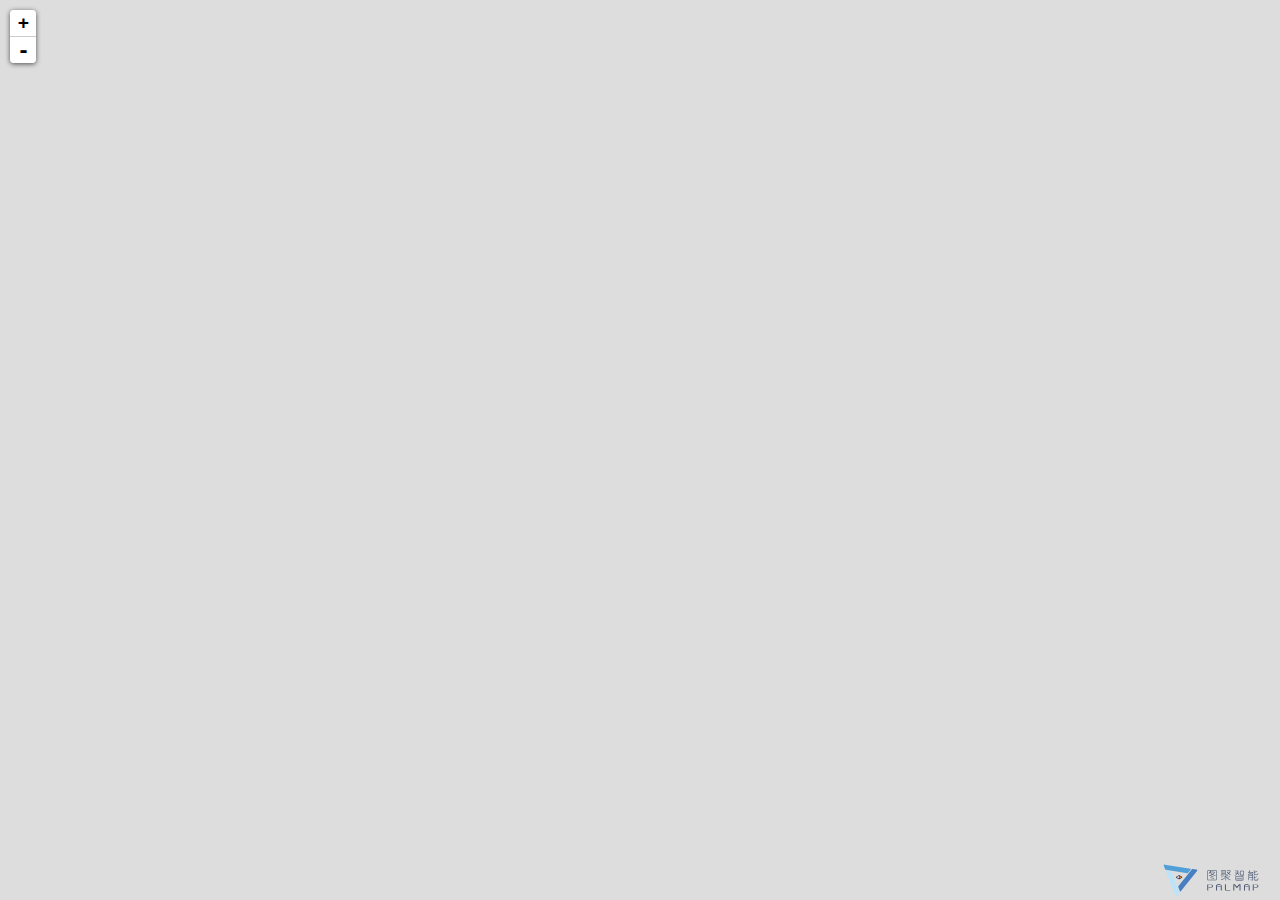
<file: map.html>
<!DOCTYPE html>
<html>
<head lang="en">
    <title>Quick Start</title>
    <meta http-equiv="content-type" content="text/html; charset=UTF-8" />
    <meta name="viewport" content="width=device-width, initial-scale=1.0 maximum-scale=1.0 user-scalable=no">
    <link rel="stylesheet" type="text/css" href="./NGR.css">
    <script src="./NGR.min.js"></script>

</head>
<body style="height: 100%; margin: 0; padding: 0;">
    <div id="map" style="width: 100%; height: 100%; margin: 0; padding: 0; position:absolute"></div>
    <script>
  
  (function () {
    window.map = new NGR.View('map', {
        appKey: "b5c9288627bd49fba1887e7e30644240"
    });
    window.res = new NGR.DataSource({
        appKey: "b5c9288627bd49fba1887e7e30644240"
    });

    window.layers = {};
    res.requestMaps().then(function (maps) {
        res.requestPOIChildren(maps.list[0].poi).then(function(floors) {
            return res.requestPlanarGraph(floors[0].id).then(function (layerInfo) {
                console.log(layerInfo);
                return NGR.IO.fetch({
                    url: './style.json',
                    onsuccess: JSON.parse
                }).then(function (style) {
                    layers.frame = NGR.featureLayer(layerInfo, {
                        layerType: 'Frame',
                        styleConfig: style
                    });
                    layers.area = NGR.featureLayer(layerInfo, {
                        layerType: 'Area',
                        styleConfig: style
                    });
                    layers.annotation = NGR.featureLayer(layerInfo.Area, {
                        layerType: 'LogoLabel',
                        styleConfig: style
                    });
                    layers.facility = NGR.featureLayer(layerInfo.Facility, {
                        layerType: 'Facility',
                        styleConfig: style
                    });

                    layers.collision = NGR.layerGroup.collision({
                        margin: 3
                    });
                    layers.collision.addLayer(layers.annotation);
                    layers.collision.addLayer(layers.facility);

                    map.addLayer(layers.frame);
                    map.addLayer(layers.area);
                    map.addLayer(layers.collision);

                    map.render();
                }).fail(function (e) {
                    return console.error(e, e.stack);
                });
            }).fail(function (e) {
                return console.error(e, e.stack);
            });
        }).fail(function (e) {
            return console.error(e, e.stack);
        });
    }).fail(function (e) {
        return console.error(e, e.stack);
    });
}).call(this);

  
  
  </script>
</body>
</html>
</file>
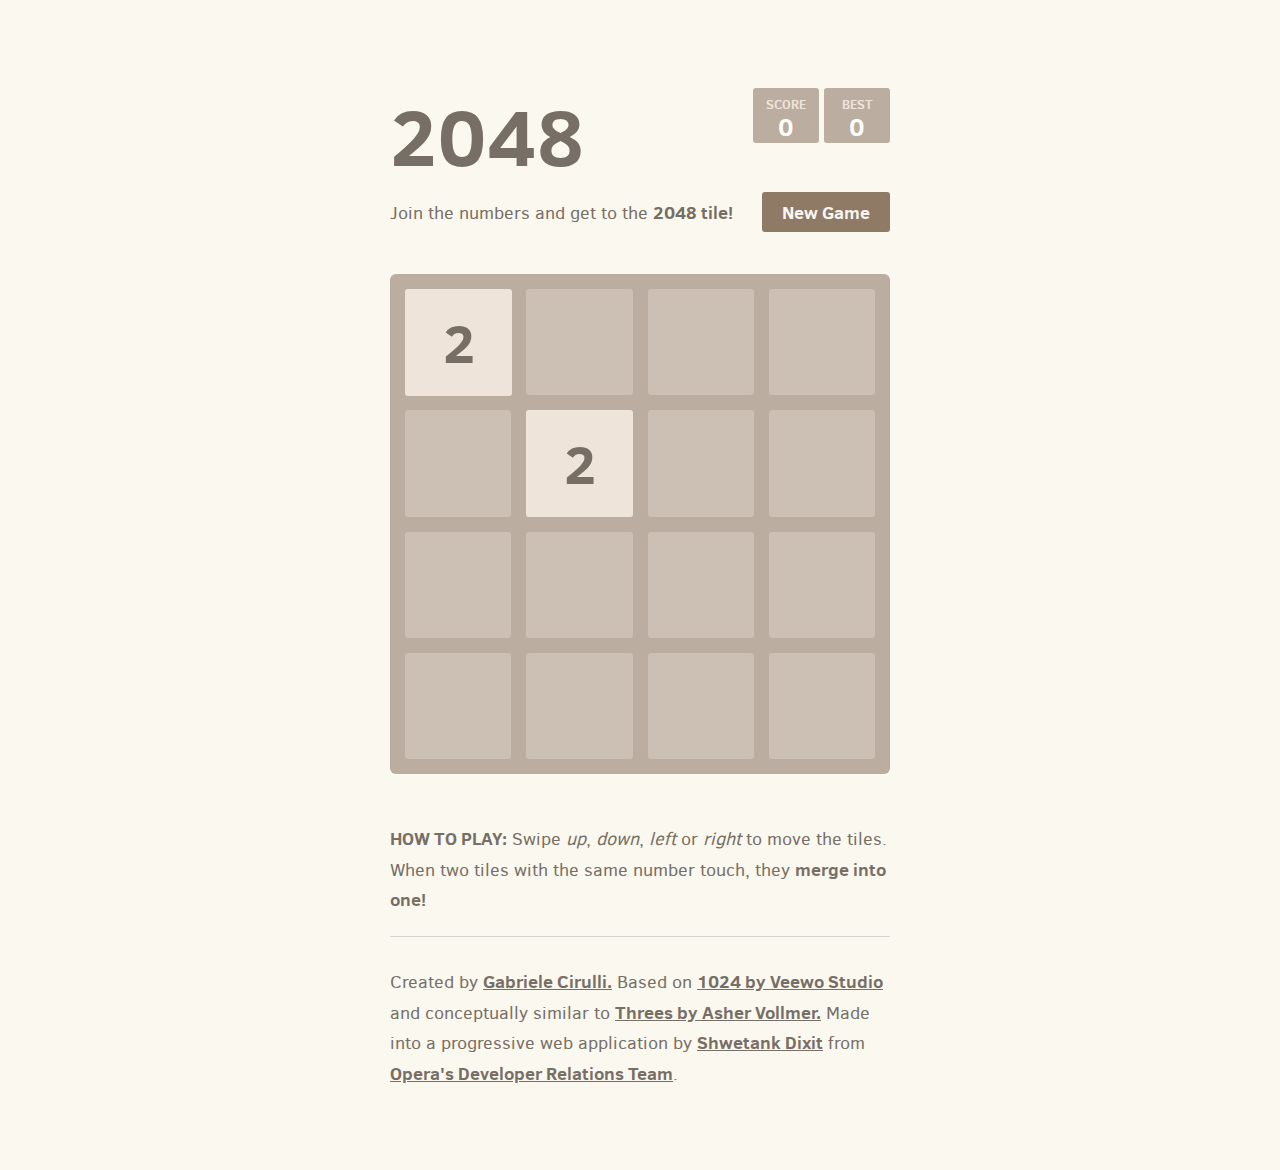
<file: 2048/2048.html>
<!DOCTYPE html>
<!-- saved from url=(0032)https://2048-opera-pwa.surge.sh/ -->
<html><head><meta http-equiv="Content-Type" content="text/html; charset=UTF-8">
  
  <title>2048</title>

  <link href="./style/main.css" rel="stylesheet" type="text/css">
  <meta name="apple-mobile-web-app-capable" content="yes">
  <meta name="apple-mobile-web-app-status-bar-style" content="black">

  <meta name="HandheldFriendly" content="True">
  <meta name="MobileOptimized" content="320">
  <meta name="viewport" content="width=device-width, target-densitydpi=160dpi, initial-scale=1.0, maximum-scale=1, user-scalable=no, minimal-ui">

  <link rel="manifest" href="https://2048-opera-pwa.surge.sh/2048/manifest.json">
</head>
<body>
  <div class="container">
    <div class="heading">
      <h1 class="title">2048</h1>
      <div class="scores-container">
        <div class="score-container">0</div>
        <div class="best-container">0</div>
      </div>
    </div>

    <div class="above-game">
      <p class="game-intro">Join the numbers and get to the <strong>2048 tile!</strong></p>
      <a class="restart-button">New Game</a>
    </div>

    <div class="game-container">
      <div class="game-message">
        <p></p>
        <div class="lower">
	        <a class="keep-playing-button">Keep going</a>
          <a class="retry-button">Try again</a>
        </div>
      </div>

      <div class="grid-container">
        <div class="grid-row">
          <div class="grid-cell"></div>
          <div class="grid-cell"></div>
          <div class="grid-cell"></div>
          <div class="grid-cell"></div>
        </div>
        <div class="grid-row">
          <div class="grid-cell"></div>
          <div class="grid-cell"></div>
          <div class="grid-cell"></div>
          <div class="grid-cell"></div>
        </div>
        <div class="grid-row">
          <div class="grid-cell"></div>
          <div class="grid-cell"></div>
          <div class="grid-cell"></div>
          <div class="grid-cell"></div>
        </div>
        <div class="grid-row">
          <div class="grid-cell"></div>
          <div class="grid-cell"></div>
          <div class="grid-cell"></div>
          <div class="grid-cell"></div>
        </div>
      </div>

      <div class="tile-container"><div class="tile tile-2 tile-position-1-1 tile-new"><div class="tile-inner">2</div></div><div class="tile tile-2 tile-position-4-4 tile-new"><div class="tile-inner">2</div></div></div>
    </div>

    <p class="game-explanation">
      <strong class="important">How to play:</strong> Swipe <em>up</em>, <em>down</em>, <em>left</em> or <em>right</em> to move the tiles. When two tiles with the same number touch, they <strong>merge into one!</strong>
    </p>
    <hr>
    <p>
    Created by <a href="http://gabrielecirulli.com/" target="_blank">Gabriele Cirulli.</a> Based on <a href="https://itunes.apple.com/us/app/1024!/id823499224" target="_blank">1024 by Veewo Studio</a> and conceptually similar to <a href="http://asherv.com/threes/" target="_blank">Threes by Asher Vollmer.</a> Made into a progressive web application by <a href="https://twitter.com/shwetank">Shwetank Dixit</a> from <a href="https://twitter.com/odevrel">Opera's Developer Relations Team</a>.
    </p>
  </div>
  <script src="./service_worker_check.js"></script>
  <script src="./service_worker_main.js"></script>
  <script src="./js/bind_polyfill.js"></script>
  <script src="./js/classlist_polyfill.js"></script>
  <script src="./js/animframe_polyfill.js"></script>
  <script src="./js/keyboard_input_manager.js"></script>
  <script src="./js/html_actuator.js"></script>
  <script src="./js/grid.js"></script>
  <script src="./js/tile.js"></script>
  <script src="./js/local_storage_manager.js"></script>
  <script src="./js/game_manager.js"></script>
  <script src="./js/application.js"></script>


</body></html>
</file>
<file: NGR.css>
/* required styles */

.ngr-map-pane,
.ngr-tile,
.ngr-marker-icon,
.ngr-marker-shadow,
.ngr-tile-pane,
.ngr-tile-container,
.ngr-overlay-pane,
.ngr-shadow-pane,
.ngr-marker-pane,
.ngr-popup-pane,
.ngr-overlay-pane svg,
.ngr-zoom-box,
.ngr-image-layer,
.ngr-layer {
	position: absolute;
	left: 0;
	top: 0;
	}
.ngr-container {
	overflow: hidden;
	-ms-touch-action: none;
	}
.ngr-tile,
.ngr-marker-icon,
.ngr-marker-shadow {
	-webkit-user-select: none;
	   -moz-user-select: none;
	        user-select: none;
	-webkit-user-drag: none;
	}
.ngr-marker-icon,
.ngr-marker-shadow {
	display: block;
	}
/* map is broken in FF if you have max-width: 100% on tiles */
.ngr-container img {
	max-width: none !important;
	}
/* stupid Android 2 doesn't understand "max-width: none" properly */
.ngr-container img.ngr-image-layer {
	max-width: 15000px !important;
	}
.ngr-tile {
	filter: inherit;
	visibility: hidden;
	}
.ngr-tile-loaded {
	visibility: inherit;
	}
.ngr-zoom-box {
	width: 0;
	height: 0;
	}
/* workaround for https://bugzilla.mozilla.org/show_bug.cgi?id=888319 */
.ngr-overlay-pane svg {
	-moz-user-select: none;
	}

.ngr-tile-pane    { z-index: 2; }
.ngr-objects-pane { z-index: 3; }
.ngr-overlay-pane { z-index: 4; }
.ngr-shadow-pane  { z-index: 5; }
.ngr-marker-pane  { z-index: 6; }
.ngr-popup-pane   { z-index: 7; }

.ngr-vml-shape {
	width: 1px;
	height: 1px;
	}
.lvml {
	behavior: url(#default#VML);
	display: inline-block;
	position: absolute;
	}


/* control positioning */

.ngr-control {
	position: relative;
	z-index: 7;
	pointer-events: auto;
	}
.ngr-top,
.ngr-bottom {
	position: absolute;
	z-index: 1000;
	pointer-events: none;
	}
.ngr-top {
	top: 0;
	}
.ngr-right {
	right: 0;
	}
.ngr-bottom {
	bottom: 0;
	}
.ngr-left {
	left: 0;
	}
.ngr-control {
	float: left;
	clear: both;
	}
.ngr-right .ngr-control {
	float: right;
	}
.ngr-top .ngr-control {
	margin-top: 10px;
	}
.ngr-bottom .ngr-control {
	margin-bottom: 10px;
	}
.ngr-left .ngr-control {
	margin-left: 10px;
	}
.ngr-right .ngr-control {
	margin-right: 10px;
	}


/* zoom and fade animations */

.ngr-fade-anim .ngr-tile,
.ngr-fade-anim .ngr-popup {
	opacity: 0;
	-webkit-transition: opacity 0.2s linear;
	   -moz-transition: opacity 0.2s linear;
	     -o-transition: opacity 0.2s linear;
	        transition: opacity 0.2s linear;
	}
.ngr-fade-anim .ngr-tile-loaded,
.ngr-fade-anim .ngr-map-pane .ngr-popup {
	opacity: 1;
	}

.ngr-zoom-anim .ngr-zoom-animated {
	-webkit-transition: -webkit-transform 0.25s cubic-bezier(0,0,0.25,1);
	   -moz-transition:    -moz-transform 0.25s cubic-bezier(0,0,0.25,1);
	     -o-transition:      -o-transform 0.25s cubic-bezier(0,0,0.25,1);
	        transition:         transform 0.25s cubic-bezier(0,0,0.25,1);
	}
.ngr-zoom-anim .ngr-tile,
.ngr-pan-anim .ngr-tile,
.ngr-touching .ngr-zoom-animated {
	-webkit-transition: none;
	   -moz-transition: none;
	     -o-transition: none;
	        transition: none;
	}

.ngr-zoom-anim .ngr-zoom-hide {
	visibility: hidden;
	}


/* cursors */

.ngr-clickable {
	cursor: pointer;
	}
.ngr-container {
	cursor: -webkit-grab;
	cursor:    -moz-grab;
	}
.ngr-popup-pane,
.ngr-control {
	cursor: auto;
	}
.ngr-dragging .ngr-container,
.ngr-dragging .ngr-clickable {
	cursor: move;
	cursor: -webkit-grabbing;
	cursor:    -moz-grabbing;
	}


/* visual tweaks */

.ngr-container {
	background: #ddd;
	outline: 0;
	}
.ngr-container a {
	color: #0078A8;
	}
.ngr-container a.ngr-active {
	outline: 2px solid orange;
	}
.ngr-zoom-box {
	border: 2px dotted #38f;
	background: rgba(255,255,255,0.5);
	}


/* general typography */
.ngr-container {
	font: 12px/1.5 "Helvetica Neue", Arial, Helvetica, sans-serif;
	}


/* general toolbar styles */

.ngr-bar {
	box-shadow: 0 1px 5px rgba(0,0,0,0.65);
	border-radius: 4px;
	}
.ngr-bar a,
.ngr-bar a:hover {
	background-color: #fff;
	border-bottom: 1px solid #ccc;
	width: 26px;
	height: 26px;
	line-height: 26px;
	display: block;
	text-align: center;
	text-decoration: none;
	color: black;
	}
.ngr-bar a,
.ngr-control-layers-toggle {
	background-position: 50% 50%;
	background-repeat: no-repeat;
	display: block;
	}
.ngr-bar a:hover {
	background-color: #f4f4f4;
	}
.ngr-bar a:first-child {
	border-top-left-radius: 4px;
	border-top-right-radius: 4px;
	}
.ngr-bar a:last-child {
	border-bottom-left-radius: 4px;
	border-bottom-right-radius: 4px;
	border-bottom: none;
	}
.ngr-bar a.ngr-disabled {
	cursor: default;
	background-color: #f4f4f4;
	color: #bbb;
	}

.ngr-touch .ngr-bar a {
	width: 30px;
	height: 30px;
	line-height: 30px;
	}


/* zoom control */

.ngr-control-zoom-in,
.ngr-control-zoom-out {
	font: bold 18px 'Lucida Console', Monaco, monospace;
	text-indent: 1px;
	}
.ngr-control-zoom-out {
	font-size: 20px;
	}

.ngr-touch .ngr-control-zoom-in {
	font-size: 22px;
	}
.ngr-touch .ngr-control-zoom-out {
	font-size: 24px;
	}


/* layers control */

.ngr-control-layers {
	box-shadow: 0 1px 5px rgba(0,0,0,0.4);
	background: #fff;
	border-radius: 5px;
	}
.ngr-control-layers-toggle {
	background-image: url(images/layers.png);
	width: 36px;
	height: 36px;
	}
.ngr-retina .ngr-control-layers-toggle {
	background-image: url(images/layers-2x.png);
	background-size: 26px 26px;
	}
.ngr-touch .ngr-control-layers-toggle {
	width: 44px;
	height: 44px;
	}
.ngr-control-layers .ngr-control-layers-list,
.ngr-control-layers-expanded .ngr-control-layers-toggle {
	display: none;
	}
.ngr-control-layers-expanded .ngr-control-layers-list {
	display: block;
	position: relative;
	}
.ngr-control-layers-expanded {
	padding: 6px 10px 6px 6px;
	color: #333;
	background: #fff;
	}
.ngr-control-layers-selector {
	margin-top: 2px;
	position: relative;
	top: 1px;
	}
.ngr-control-layers label {
	display: block;
	}
.ngr-control-layers-separator {
	height: 0;
	border-top: 1px solid #ddd;
	margin: 5px -10px 5px -6px;
	}


/* attribution and scale controls */

.ngr-container .ngr-control-attribution {
	/*background: #fff;*/
	/*background: rgba(255, 255, 255, 0.7);*/
	margin: 0;
	}
.ngr-control-attribution,
.ngr-control-scale-line {
	padding: 0 5px;
	color: #333;
	}
.ngr-control-attribution a {
	text-decoration: none;
	}
.ngr-control-attribution a:hover {
	text-decoration: underline;
	}
.ngr-container .ngr-control-attribution,
.ngr-container .ngr-control-scale {
	font-size: 11px;
	}
.ngr-left .ngr-control-scale {
	margin-left: 5px;
	}
.ngr-bottom .ngr-control-scale {
	margin-bottom: 5px;
	}
.ngr-control-scale-line {
	border: 2px solid #777;
	border-top: none;
	line-height: 1.1;
	padding: 2px 5px 1px;
	font-size: 11px;
	text-align: center;
	white-space: nowrap;
	overflow: hidden;
	-moz-box-sizing: content-box;
	     box-sizing: content-box;

	background: #fff;
	background: rgba(255, 255, 255, 0.5);
	}
.ngr-control-scale-line:not(:first-child) {
	border-top: 2px solid #777;
	border-bottom: none;
	margin-top: -2px;
	}
.ngr-control-scale-line:not(:first-child):not(:last-child) {
	border-bottom: 2px solid #777;
	}

.ngr-touch .ngr-control-attribution,
.ngr-touch .ngr-control-layers,
.ngr-touch .ngr-bar {
	box-shadow: none;
	}
.ngr-touch .ngr-control-layers,
.ngr-touch .ngr-bar {
	border: 2px solid rgba(0,0,0,0.2);
	background-clip: padding-box;
	}


/* popup */

.ngr-popup {
	position: absolute;
	text-align: center;
	}
.ngr-popup-content-wrapper {
	padding: 1px;
	text-align: left;
	border-radius: 12px;
	}
.ngr-popup-content {
	margin: 13px 19px;
	line-height: 1.4;
	}
.ngr-popup-content p {
	margin: 18px 0;
	}
.ngr-popup-tip-container {
	margin: 0 auto;
	width: 40px;
	height: 20px;
	position: relative;
	overflow: hidden;
	}
.ngr-popup-tip {
	width: 17px;
	height: 17px;
	padding: 1px;

	margin: -10px auto 0;

	-webkit-transform: rotate(45deg);
	   -moz-transform: rotate(45deg);
	    -ms-transform: rotate(45deg);
	     -o-transform: rotate(45deg);
	        transform: rotate(45deg);
	}
.ngr-popup-content-wrapper,
.ngr-popup-tip {
	background: white;

	box-shadow: 0 3px 14px rgba(0,0,0,0.4);
	}
.ngr-container a.ngr-popup-close-button {
	position: absolute;
	top: 0;
	right: 0;
	padding: 4px 4px 0 0;
	text-align: center;
	width: 18px;
	height: 14px;
	font: 16px/14px Tahoma, Verdana, sans-serif;
	color: #c3c3c3;
	text-decoration: none;
	font-weight: bold;
	background: transparent;
	}
.ngr-container a.ngr-popup-close-button:hover {
	color: #999;
	}
.ngr-popup-scrolled {
	overflow: auto;
	border-bottom: 1px solid #ddd;
	border-top: 1px solid #ddd;
	}

.ngr-oldie .ngr-popup-content-wrapper {
	zoom: 1;
	}
.ngr-oldie .ngr-popup-tip {
	width: 24px;
	margin: 0 auto;

	-ms-filter: "progid:DXImageTransform.Microsoft.Matrix(M11=0.70710678, M12=0.70710678, M21=-0.70710678, M22=0.70710678)";
	filter: progid:DXImageTransform.Microsoft.Matrix(M11=0.70710678, M12=0.70710678, M21=-0.70710678, M22=0.70710678);
	}
.ngr-oldie .ngr-popup-tip-container {
	margin-top: -1px;
	}

.ngr-oldie .ngr-control-zoom,
.ngr-oldie .ngr-control-layers,
.ngr-oldie .ngr-popup-content-wrapper,
.ngr-oldie .ngr-popup-tip {
	border: 1px solid #999;
	}


/* div icon */

.ngr-div-icon {
	background: #fff;
	border: 1px solid #666;
	}


/* location icon */

.ngr-trackBall {
    border: 1px solid rgba(82, 168, 236, 0.2);
    border-radius: 50%;
}

.ngr-trackBall.ngr-halo:not(.ngr-gray) {
    animation: ngr-wave 2s infinite;
    -webkit-animation: ngr-wave 2s infinite;
    box-shadow: rgba(82, 168, 236, .6) 0 0 5px inset, rgba(82, 168, 236, .6) 0 0 8px;
}

@keyframes ngr-wave {
    0% {
        padding: 0;
    }
    100% {
        padding: 40px;
        margin-top: -50px;
        margin-left: -50px;
    }
}

@-webkit-keyframes ngr-wave {
    0% {
        padding: 0;
    }
    100% {
        padding: 40px;
        margin-top: -50px;
        margin-left: -50px;
    }
}

.ngr-gray {
    -webkit-filter: grayscale(100%);
    -moz-filter: grayscale(100%);
    -ms-filter: grayscale(100%);
    -o-filter: grayscale(100%);

    filter: grayscale(100%);

    filter: gray;
}


/* Palmap+ SDK CSS */

.ngr-floor-switcher > .selected,
.ngr-floor-switcher > .selected:hover {
    background-color: #dddddd;
}

.ngr-floor-switcher.disabled::before {
    top: 0;
    left: 0;
    content: '';
    width: 100%;
    height: 100%;
    border-radius: 4px;
    position: absolute;
    background: rgba(0, 0, 0, .2);
}
</file>
<file: 2048/style/main.css>
@import url(fonts/clear-sans.css);
html, body {
  margin: 0;
  padding: 0;
  background: #faf8ef;
  color: #776e65;
  font-family: "Clear Sans", "Helvetica Neue", Arial, sans-serif;
  font-size: 18px; }

body {
  margin: 80px 0; }

.heading:after {
  content: "";
  display: block;
  clear: both; }

h1.title {
  font-size: 80px;
  font-weight: bold;
  margin: 0;
  display: block;
  float: left; }

@-webkit-keyframes move-up {
  0% {
    top: 25px;
    opacity: 1; }

  100% {
    top: -50px;
    opacity: 0; } }
@-moz-keyframes move-up {
  0% {
    top: 25px;
    opacity: 1; }

  100% {
    top: -50px;
    opacity: 0; } }
@keyframes move-up {
  0% {
    top: 25px;
    opacity: 1; }

  100% {
    top: -50px;
    opacity: 0; } }
.scores-container {
  float: right;
  text-align: right; }

.score-container, .best-container {
  position: relative;
  display: inline-block;
  background: #bbada0;
  padding: 15px 25px;
  font-size: 25px;
  height: 25px;
  line-height: 47px;
  font-weight: bold;
  border-radius: 3px;
  color: white;
  margin-top: 8px;
  text-align: center; }
  .score-container:after, .best-container:after {
    position: absolute;
    width: 100%;
    top: 10px;
    left: 0;
    text-transform: uppercase;
    font-size: 13px;
    line-height: 13px;
    text-align: center;
    color: #eee4da; }
  .score-container .score-addition, .best-container .score-addition {
    position: absolute;
    right: 30px;
    color: red;
    font-size: 25px;
    line-height: 25px;
    font-weight: bold;
    color: rgba(119, 110, 101, 0.9);
    z-index: 100;
    -webkit-animation: move-up 600ms ease-in;
    -moz-animation: move-up 600ms ease-in;
    animation: move-up 600ms ease-in;
    -webkit-animation-fill-mode: both;
    -moz-animation-fill-mode: both;
    animation-fill-mode: both; }

.score-container:after {
  content: "Score"; }

.best-container:after {
  content: "Best"; }

p {
  margin-top: 0;
  margin-bottom: 10px;
  line-height: 1.65; }

a {
  color: #776e65;
  font-weight: bold;
  text-decoration: underline;
  cursor: pointer; }

strong.important {
  text-transform: uppercase; }

hr {
  border: none;
  border-bottom: 1px solid #d8d4d0;
  margin-top: 20px;
  margin-bottom: 30px; }

.container {
  width: 500px;
  margin: 0 auto; }

@-webkit-keyframes fade-in {
  0% {
    opacity: 0; }

  100% {
    opacity: 1; } }
@-moz-keyframes fade-in {
  0% {
    opacity: 0; }

  100% {
    opacity: 1; } }
@keyframes fade-in {
  0% {
    opacity: 0; }

  100% {
    opacity: 1; } }
.game-container {
  margin-top: 40px;
  position: relative;
  padding: 15px;
  cursor: default;
  -webkit-touch-callout: none;
  -ms-touch-callout: none;
  -webkit-user-select: none;
  -moz-user-select: none;
  -ms-user-select: none;
  -ms-touch-action: none;
  touch-action: none;
  background: #bbada0;
  border-radius: 6px;
  width: 500px;
  height: 500px;
  -webkit-box-sizing: border-box;
  -moz-box-sizing: border-box;
  box-sizing: border-box; }
  .game-container .game-message {
    display: none;
    position: absolute;
    top: 0;
    right: 0;
    bottom: 0;
    left: 0;
    background: rgba(238, 228, 218, 0.5);
    z-index: 100;
    text-align: center;
    -webkit-animation: fade-in 800ms ease 1200ms;
    -moz-animation: fade-in 800ms ease 1200ms;
    animation: fade-in 800ms ease 1200ms;
    -webkit-animation-fill-mode: both;
    -moz-animation-fill-mode: both;
    animation-fill-mode: both; }
    .game-container .game-message p {
      font-size: 60px;
      font-weight: bold;
      height: 60px;
      line-height: 60px;
      margin-top: 222px; }
    .game-container .game-message .lower {
      display: block;
      margin-top: 59px; }
    .game-container .game-message a {
      display: inline-block;
      background: #8f7a66;
      border-radius: 3px;
      padding: 0 20px;
      text-decoration: none;
      color: #f9f6f2;
      height: 40px;
      line-height: 42px;
      margin-left: 9px; }
      .game-container .game-message a.keep-playing-button {
        display: none; }
    .game-container .game-message.game-won {
      background: rgba(237, 194, 46, 0.5);
      color: #f9f6f2; }
      .game-container .game-message.game-won a.keep-playing-button {
        display: inline-block; }
    .game-container .game-message.game-won, .game-container .game-message.game-over {
      display: block; }

.grid-container {
  position: absolute;
  z-index: 1; }

.grid-row {
  margin-bottom: 15px; }
  .grid-row:last-child {
    margin-bottom: 0; }
  .grid-row:after {
    content: "";
    display: block;
    clear: both; }

.grid-cell {
  width: 106.25px;
  height: 106.25px;
  margin-right: 15px;
  float: left;
  border-radius: 3px;
  background: rgba(238, 228, 218, 0.35); }
  .grid-cell:last-child {
    margin-right: 0; }

.tile-container {
  position: absolute;
  z-index: 2; }

.tile, .tile .tile-inner {
  width: 107px;
  height: 107px;
  line-height: 107px; }
.tile.tile-position-1-1 {
  -webkit-transform: translate(0px, 0px);
  -moz-transform: translate(0px, 0px);
  -ms-transform: translate(0px, 0px);
  transform: translate(0px, 0px); }
.tile.tile-position-1-2 {
  -webkit-transform: translate(0px, 121px);
  -moz-transform: translate(0px, 121px);
  -ms-transform: translate(0px, 121px);
  transform: translate(0px, 121px); }
.tile.tile-position-1-3 {
  -webkit-transform: translate(0px, 242px);
  -moz-transform: translate(0px, 242px);
  -ms-transform: translate(0px, 242px);
  transform: translate(0px, 242px); }
.tile.tile-position-1-4 {
  -webkit-transform: translate(0px, 363px);
  -moz-transform: translate(0px, 363px);
  -ms-transform: translate(0px, 363px);
  transform: translate(0px, 363px); }
.tile.tile-position-2-1 {
  -webkit-transform: translate(121px, 0px);
  -moz-transform: translate(121px, 0px);
  -ms-transform: translate(121px, 0px);
  transform: translate(121px, 0px); }
.tile.tile-position-2-2 {
  -webkit-transform: translate(121px, 121px);
  -moz-transform: translate(121px, 121px);
  -ms-transform: translate(121px, 121px);
  transform: translate(121px, 121px); }
.tile.tile-position-2-3 {
  -webkit-transform: translate(121px, 242px);
  -moz-transform: translate(121px, 242px);
  -ms-transform: translate(121px, 242px);
  transform: translate(121px, 242px); }
.tile.tile-position-2-4 {
  -webkit-transform: translate(121px, 363px);
  -moz-transform: translate(121px, 363px);
  -ms-transform: translate(121px, 363px);
  transform: translate(121px, 363px); }
.tile.tile-position-3-1 {
  -webkit-transform: translate(242px, 0px);
  -moz-transform: translate(242px, 0px);
  -ms-transform: translate(242px, 0px);
  transform: translate(242px, 0px); }
.tile.tile-position-3-2 {
  -webkit-transform: translate(242px, 121px);
  -moz-transform: translate(242px, 121px);
  -ms-transform: translate(242px, 121px);
  transform: translate(242px, 121px); }
.tile.tile-position-3-3 {
  -webkit-transform: translate(242px, 242px);
  -moz-transform: translate(242px, 242px);
  -ms-transform: translate(242px, 242px);
  transform: translate(242px, 242px); }
.tile.tile-position-3-4 {
  -webkit-transform: translate(242px, 363px);
  -moz-transform: translate(242px, 363px);
  -ms-transform: translate(242px, 363px);
  transform: translate(242px, 363px); }
.tile.tile-position-4-1 {
  -webkit-transform: translate(363px, 0px);
  -moz-transform: translate(363px, 0px);
  -ms-transform: translate(363px, 0px);
  transform: translate(363px, 0px); }
.tile.tile-position-4-2 {
  -webkit-transform: translate(363px, 121px);
  -moz-transform: translate(363px, 121px);
  -ms-transform: translate(363px, 121px);
  transform: translate(363px, 121px); }
.tile.tile-position-4-3 {
  -webkit-transform: translate(363px, 242px);
  -moz-transform: translate(363px, 242px);
  -ms-transform: translate(363px, 242px);
  transform: translate(363px, 242px); }
.tile.tile-position-4-4 {
  -webkit-transform: translate(363px, 363px);
  -moz-transform: translate(363px, 363px);
  -ms-transform: translate(363px, 363px);
  transform: translate(363px, 363px); }

.tile {
  position: absolute;
  -webkit-transition: 100ms ease-in-out;
  -moz-transition: 100ms ease-in-out;
  transition: 100ms ease-in-out;
  -webkit-transition-property: -webkit-transform;
  -moz-transition-property: -moz-transform;
  transition-property: transform; }
  .tile .tile-inner {
    border-radius: 3px;
    background: #eee4da;
    text-align: center;
    font-weight: bold;
    z-index: 10;
    font-size: 55px; }
  .tile.tile-2 .tile-inner {
    background: #eee4da;
    box-shadow: 0 0 30px 10px rgba(243, 215, 116, 0), inset 0 0 0 1px rgba(255, 255, 255, 0); }
  .tile.tile-4 .tile-inner {
    background: #ede0c8;
    box-shadow: 0 0 30px 10px rgba(243, 215, 116, 0), inset 0 0 0 1px rgba(255, 255, 255, 0); }
  .tile.tile-8 .tile-inner {
    color: #f9f6f2;
    background: #f2b179; }
  .tile.tile-16 .tile-inner {
    color: #f9f6f2;
    background: #f59563; }
  .tile.tile-32 .tile-inner {
    color: #f9f6f2;
    background: #f67c5f; }
  .tile.tile-64 .tile-inner {
    color: #f9f6f2;
    background: #f65e3b; }
  .tile.tile-128 .tile-inner {
    color: #f9f6f2;
    background: #edcf72;
    box-shadow: 0 0 30px 10px rgba(243, 215, 116, 0.2381), inset 0 0 0 1px rgba(255, 255, 255, 0.14286);
    font-size: 45px; }
    @media screen and (max-width: 520px) {
      .tile.tile-128 .tile-inner {
        font-size: 25px; } }
  .tile.tile-256 .tile-inner {
    color: #f9f6f2;
    background: #edcc61;
    box-shadow: 0 0 30px 10px rgba(243, 215, 116, 0.31746), inset 0 0 0 1px rgba(255, 255, 255, 0.19048);
    font-size: 45px; }
    @media screen and (max-width: 520px) {
      .tile.tile-256 .tile-inner {
        font-size: 25px; } }
  .tile.tile-512 .tile-inner {
    color: #f9f6f2;
    background: #edc850;
    box-shadow: 0 0 30px 10px rgba(243, 215, 116, 0.39683), inset 0 0 0 1px rgba(255, 255, 255, 0.2381);
    font-size: 45px; }
    @media screen and (max-width: 520px) {
      .tile.tile-512 .tile-inner {
        font-size: 25px; } }
  .tile.tile-1024 .tile-inner {
    color: #f9f6f2;
    background: #edc53f;
    box-shadow: 0 0 30px 10px rgba(243, 215, 116, 0.47619), inset 0 0 0 1px rgba(255, 255, 255, 0.28571);
    font-size: 35px; }
    @media screen and (max-width: 520px) {
      .tile.tile-1024 .tile-inner {
        font-size: 15px; } }
  .tile.tile-2048 .tile-inner {
    color: #f9f6f2;
    background: #edc22e;
    box-shadow: 0 0 30px 10px rgba(243, 215, 116, 0.55556), inset 0 0 0 1px rgba(255, 255, 255, 0.33333);
    font-size: 35px; }
    @media screen and (max-width: 520px) {
      .tile.tile-2048 .tile-inner {
        font-size: 15px; } }
  .tile.tile-super .tile-inner {
    color: #f9f6f2;
    background: #3c3a32;
    font-size: 30px; }
    @media screen and (max-width: 520px) {
      .tile.tile-super .tile-inner {
        font-size: 10px; } }

@-webkit-keyframes appear {
  0% {
    opacity: 0;
    -webkit-transform: scale(0);
    -moz-transform: scale(0);
    -ms-transform: scale(0);
    transform: scale(0); }

  100% {
    opacity: 1;
    -webkit-transform: scale(1);
    -moz-transform: scale(1);
    -ms-transform: scale(1);
    transform: scale(1); } }
@-moz-keyframes appear {
  0% {
    opacity: 0;
    -webkit-transform: scale(0);
    -moz-transform: scale(0);
    -ms-transform: scale(0);
    transform: scale(0); }

  100% {
    opacity: 1;
    -webkit-transform: scale(1);
    -moz-transform: scale(1);
    -ms-transform: scale(1);
    transform: scale(1); } }
@keyframes appear {
  0% {
    opacity: 0;
    -webkit-transform: scale(0);
    -moz-transform: scale(0);
    -ms-transform: scale(0);
    transform: scale(0); }

  100% {
    opacity: 1;
    -webkit-transform: scale(1);
    -moz-transform: scale(1);
    -ms-transform: scale(1);
    transform: scale(1); } }
.tile-new .tile-inner {
  -webkit-animation: appear 200ms ease 100ms;
  -moz-animation: appear 200ms ease 100ms;
  animation: appear 200ms ease 100ms;
  -webkit-animation-fill-mode: backwards;
  -moz-animation-fill-mode: backwards;
  animation-fill-mode: backwards; }

@-webkit-keyframes pop {
  0% {
    -webkit-transform: scale(0);
    -moz-transform: scale(0);
    -ms-transform: scale(0);
    transform: scale(0); }

  50% {
    -webkit-transform: scale(1.2);
    -moz-transform: scale(1.2);
    -ms-transform: scale(1.2);
    transform: scale(1.2); }

  100% {
    -webkit-transform: scale(1);
    -moz-transform: scale(1);
    -ms-transform: scale(1);
    transform: scale(1); } }
@-moz-keyframes pop {
  0% {
    -webkit-transform: scale(0);
    -moz-transform: scale(0);
    -ms-transform: scale(0);
    transform: scale(0); }

  50% {
    -webkit-transform: scale(1.2);
    -moz-transform: scale(1.2);
    -ms-transform: scale(1.2);
    transform: scale(1.2); }

  100% {
    -webkit-transform: scale(1);
    -moz-transform: scale(1);
    -ms-transform: scale(1);
    transform: scale(1); } }
@keyframes pop {
  0% {
    -webkit-transform: scale(0);
    -moz-transform: scale(0);
    -ms-transform: scale(0);
    transform: scale(0); }

  50% {
    -webkit-transform: scale(1.2);
    -moz-transform: scale(1.2);
    -ms-transform: scale(1.2);
    transform: scale(1.2); }

  100% {
    -webkit-transform: scale(1);
    -moz-transform: scale(1);
    -ms-transform: scale(1);
    transform: scale(1); } }
.tile-merged .tile-inner {
  z-index: 20;
  -webkit-animation: pop 200ms ease 100ms;
  -moz-animation: pop 200ms ease 100ms;
  animation: pop 200ms ease 100ms;
  -webkit-animation-fill-mode: backwards;
  -moz-animation-fill-mode: backwards;
  animation-fill-mode: backwards; }

.above-game:after {
  content: "";
  display: block;
  clear: both; }

.game-intro {
  float: left;
  line-height: 42px;
  margin-bottom: 0; }

.restart-button {
  display: inline-block;
  background: #8f7a66;
  border-radius: 3px;
  padding: 0 20px;
  text-decoration: none;
  color: #f9f6f2;
  height: 40px;
  line-height: 42px;
  display: block;
  text-align: center;
  float: right; }

.game-explanation {
  margin-top: 50px; }

@media screen and (max-width: 520px) {
  html, body {
    font-size: 15px; }

  body {
    margin: 20px 0;
    padding: 0 20px; }

  h1.title {
    font-size: 27px;
    margin-top: 15px; }

  .container {
    width: 280px;
    margin: 0 auto; }

  .score-container, .best-container {
    margin-top: 0;
    padding: 15px 10px;
    min-width: 40px; }

  .heading {
    margin-bottom: 10px; }

  .game-intro {
    width: 55%;
    display: block;
    box-sizing: border-box;
    line-height: 1.65; }

  .restart-button {
    width: 42%;
    padding: 0;
    display: block;
    box-sizing: border-box;
    margin-top: 2px; }

  .game-container {
    margin-top: 17px;
    position: relative;
    padding: 10px;
    cursor: default;
    -webkit-touch-callout: none;
    -ms-touch-callout: none;
    -webkit-user-select: none;
    -moz-user-select: none;
    -ms-user-select: none;
    -ms-touch-action: none;
    touch-action: none;
    background: #bbada0;
    border-radius: 6px;
    width: 280px;
    height: 280px;
    -webkit-box-sizing: border-box;
    -moz-box-sizing: border-box;
    box-sizing: border-box; }
    .game-container .game-message {
      display: none;
      position: absolute;
      top: 0;
      right: 0;
      bottom: 0;
      left: 0;
      background: rgba(238, 228, 218, 0.5);
      z-index: 100;
      text-align: center;
      -webkit-animation: fade-in 800ms ease 1200ms;
      -moz-animation: fade-in 800ms ease 1200ms;
      animation: fade-in 800ms ease 1200ms;
      -webkit-animation-fill-mode: both;
      -moz-animation-fill-mode: both;
      animation-fill-mode: both; }
      .game-container .game-message p {
        font-size: 60px;
        font-weight: bold;
        height: 60px;
        line-height: 60px;
        margin-top: 222px; }
      .game-container .game-message .lower {
        display: block;
        margin-top: 59px; }
      .game-container .game-message a {
        display: inline-block;
        background: #8f7a66;
        border-radius: 3px;
        padding: 0 20px;
        text-decoration: none;
        color: #f9f6f2;
        height: 40px;
        line-height: 42px;
        margin-left: 9px; }
        .game-container .game-message a.keep-playing-button {
          display: none; }
      .game-container .game-message.game-won {
        background: rgba(237, 194, 46, 0.5);
        color: #f9f6f2; }
        .game-container .game-message.game-won a.keep-playing-button {
          display: inline-block; }
      .game-container .game-message.game-won, .game-container .game-message.game-over {
        display: block; }

  .grid-container {
    position: absolute;
    z-index: 1; }

  .grid-row {
    margin-bottom: 10px; }
    .grid-row:last-child {
      margin-bottom: 0; }
    .grid-row:after {
      content: "";
      display: block;
      clear: both; }

  .grid-cell {
    width: 57.5px;
    height: 57.5px;
    margin-right: 10px;
    float: left;
    border-radius: 3px;
    background: rgba(238, 228, 218, 0.35); }
    .grid-cell:last-child {
      margin-right: 0; }

  .tile-container {
    position: absolute;
    z-index: 2; }

  .tile, .tile .tile-inner {
    width: 58px;
    height: 58px;
    line-height: 58px; }
  .tile.tile-position-1-1 {
    -webkit-transform: translate(0px, 0px);
    -moz-transform: translate(0px, 0px);
    -ms-transform: translate(0px, 0px);
    transform: translate(0px, 0px); }
  .tile.tile-position-1-2 {
    -webkit-transform: translate(0px, 67px);
    -moz-transform: translate(0px, 67px);
    -ms-transform: translate(0px, 67px);
    transform: translate(0px, 67px); }
  .tile.tile-position-1-3 {
    -webkit-transform: translate(0px, 135px);
    -moz-transform: translate(0px, 135px);
    -ms-transform: translate(0px, 135px);
    transform: translate(0px, 135px); }
  .tile.tile-position-1-4 {
    -webkit-transform: translate(0px, 202px);
    -moz-transform: translate(0px, 202px);
    -ms-transform: translate(0px, 202px);
    transform: translate(0px, 202px); }
  .tile.tile-position-2-1 {
    -webkit-transform: translate(67px, 0px);
    -moz-transform: translate(67px, 0px);
    -ms-transform: translate(67px, 0px);
    transform: translate(67px, 0px); }
  .tile.tile-position-2-2 {
    -webkit-transform: translate(67px, 67px);
    -moz-transform: translate(67px, 67px);
    -ms-transform: translate(67px, 67px);
    transform: translate(67px, 67px); }
  .tile.tile-position-2-3 {
    -webkit-transform: translate(67px, 135px);
    -moz-transform: translate(67px, 135px);
    -ms-transform: translate(67px, 135px);
    transform: translate(67px, 135px); }
  .tile.tile-position-2-4 {
    -webkit-transform: translate(67px, 202px);
    -moz-transform: translate(67px, 202px);
    -ms-transform: translate(67px, 202px);
    transform: translate(67px, 202px); }
  .tile.tile-position-3-1 {
    -webkit-transform: translate(135px, 0px);
    -moz-transform: translate(135px, 0px);
    -ms-transform: translate(135px, 0px);
    transform: translate(135px, 0px); }
  .tile.tile-position-3-2 {
    -webkit-transform: translate(135px, 67px);
    -moz-transform: translate(135px, 67px);
    -ms-transform: translate(135px, 67px);
    transform: translate(135px, 67px); }
  .tile.tile-position-3-3 {
    -webkit-transform: translate(135px, 135px);
    -moz-transform: translate(135px, 135px);
    -ms-transform: translate(135px, 135px);
    transform: translate(135px, 135px); }
  .tile.tile-position-3-4 {
    -webkit-transform: translate(135px, 202px);
    -moz-transform: translate(135px, 202px);
    -ms-transform: translate(135px, 202px);
    transform: translate(135px, 202px); }
  .tile.tile-position-4-1 {
    -webkit-transform: translate(202px, 0px);
    -moz-transform: translate(202px, 0px);
    -ms-transform: translate(202px, 0px);
    transform: translate(202px, 0px); }
  .tile.tile-position-4-2 {
    -webkit-transform: translate(202px, 67px);
    -moz-transform: translate(202px, 67px);
    -ms-transform: translate(202px, 67px);
    transform: translate(202px, 67px); }
  .tile.tile-position-4-3 {
    -webkit-transform: translate(202px, 135px);
    -moz-transform: translate(202px, 135px);
    -ms-transform: translate(202px, 135px);
    transform: translate(202px, 135px); }
  .tile.tile-position-4-4 {
    -webkit-transform: translate(202px, 202px);
    -moz-transform: translate(202px, 202px);
    -ms-transform: translate(202px, 202px);
    transform: translate(202px, 202px); }

  .tile .tile-inner {
    font-size: 35px; }

  .game-message p {
    font-size: 30px !important;
    height: 30px !important;
    line-height: 30px !important;
    margin-top: 90px !important; }
  .game-message .lower {
    margin-top: 30px !important; } }
</file>
